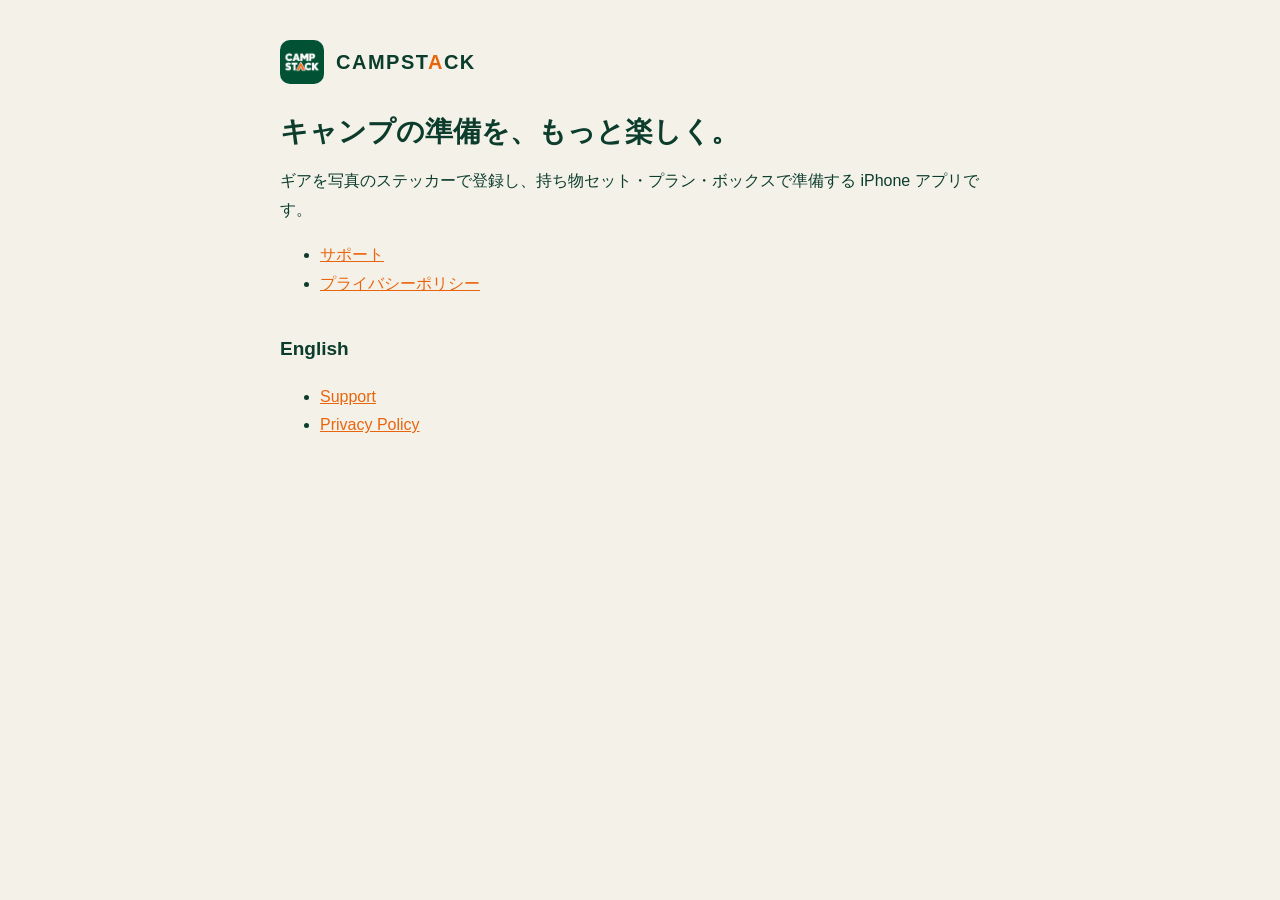
<file: index.html>
<!doctype html>
<html lang="ja">
<head>
<meta charset="utf-8">
<meta http-equiv="Content-Security-Policy" content="default-src 'none'; img-src 'self'; style-src 'self'; base-uri 'none'; form-action 'none'">
<meta name="referrer" content="no-referrer">
<meta name="viewport" content="width=device-width, initial-scale=1">
<title>CampStack</title>
<link rel="stylesheet" href="style.css">
</head>
<body>
<main>
<header><img src="icon.png" alt=""><div class="wordmark">CAMPST<em>A</em>CK</div></header>
<h1>キャンプの準備を、もっと楽しく。</h1>
<p>ギアを写真のステッカーで登録し、持ち物セット・プラン・ボックスで準備する iPhone アプリです。</p>
<ul>
<li><a href="support/">サポート</a></li>
<li><a href="privacy/">プライバシーポリシー</a></li>
</ul>
<h2>English</h2>
<ul>
<li><a href="en/support/">Support</a></li>
<li><a href="en/privacy/">Privacy Policy</a></li>
</ul>
</main>
</body>
</html>
</file>
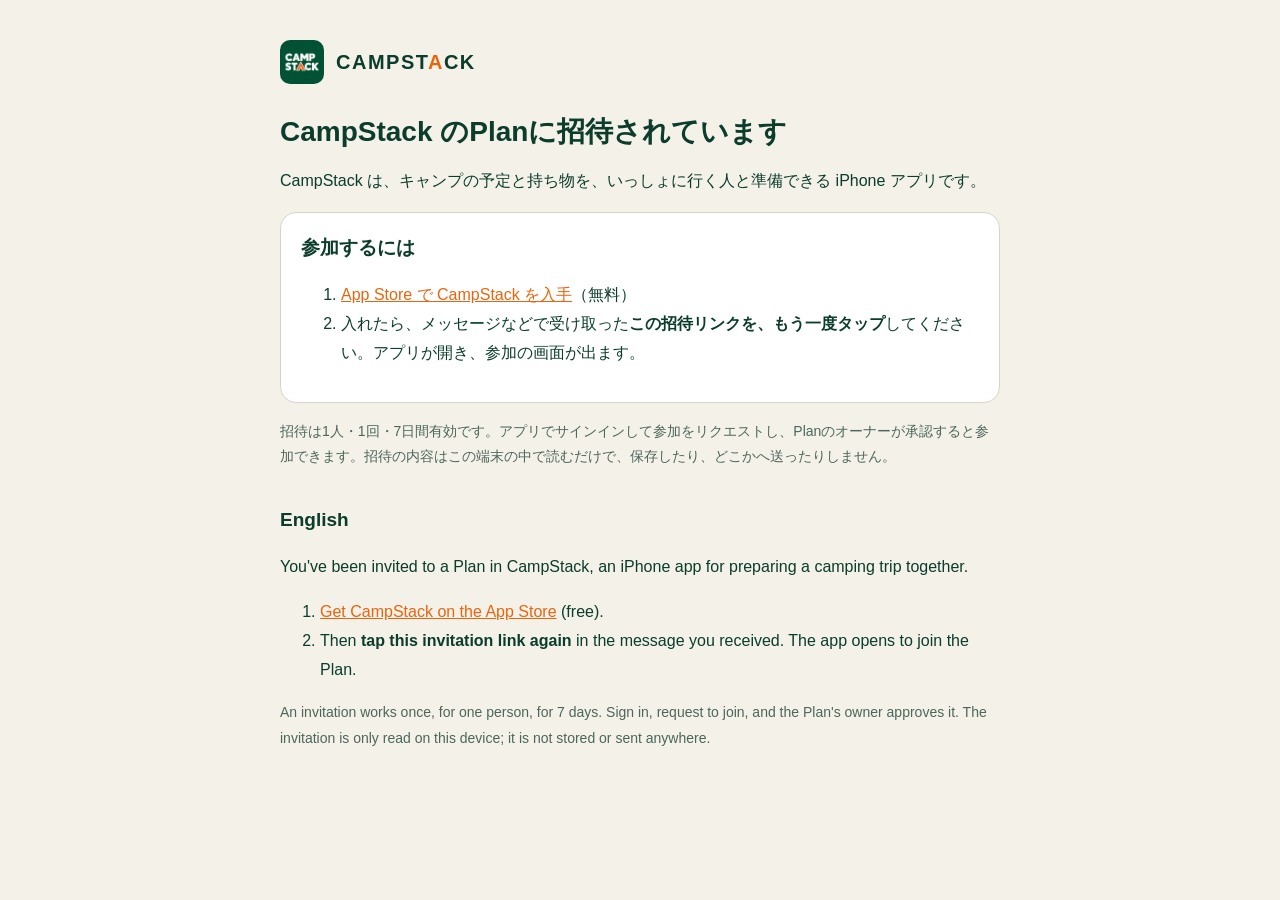
<file: join/index.html>
<!doctype html>
<html lang="ja">
<head>
<meta charset="utf-8">
<meta http-equiv="Content-Security-Policy" content="default-src 'none'; img-src 'self'; style-src 'self'; script-src 'self'; base-uri 'none'; form-action 'none'">
<meta name="referrer" content="no-referrer">
<meta name="viewport" content="width=device-width, initial-scale=1">
<meta name="robots" content="noindex">
<title>CampStack への招待</title>
<link rel="stylesheet" href="../style.css">
</head>
<body>
<main>
<header><img src="../icon.png" alt=""><div class="wordmark">CAMPST<em>A</em>CK</div></header>
<h1>CampStack のPlanに招待されています</h1>
<p>CampStack は、キャンプの予定と持ち物を、いっしょに行く人と準備できる iPhone アプリです。</p>

<section class="card">
<h2 class="first">参加するには</h2>
<ol>
<li><a href="https://apps.apple.com/jp/app/id6814311829">App Store で CampStack を入手</a>（無料）</li>
<li>入れたら、メッセージなどで受け取った<strong>この招待リンクを、もう一度タップ</strong>してください。アプリが開き、参加の画面が出ます。</li>
</ol>
<div hidden data-open-app-row>
<p>アプリが入っているのにこのページが開いたとき（LINE などのアプリの中で開いたときなど）は、こちらを押してください。</p>
<p><a class="button" href="#" data-open-app>アプリで開く</a></p>
<p class="muted">開かないときは、画面のメニューから「Safari で開く」を選んでから、もう一度お試しください。</p>
</div>
</section>

<p class="muted">招待は1人・1回・7日間有効です。アプリでサインインして参加をリクエストし、Planのオーナーが承認すると参加できます。招待の内容はこの端末の中で読むだけで、保存したり、どこかへ送ったりしません。</p>

<section lang="en">
<h2>English</h2>
<p>You've been invited to a Plan in CampStack, an iPhone app for preparing a camping trip together.</p>
<ol>
<li><a href="https://apps.apple.com/app/id6814311829">Get CampStack on the App Store</a> (free).</li>
<li>Then <strong>tap this invitation link again</strong> in the message you received. The app opens to join the Plan.</li>
</ol>
<div hidden data-open-app-row>
<p>Already have the app and still see this page (for example, opened inside LINE or another app)? <a class="button" href="#" data-open-app>Open in the app</a></p>
<p class="muted">If nothing happens, choose “Open in Safari” from the page's menu and try again.</p>
</div>
<p class="muted">An invitation works once, for one person, for 7 days. Sign in, request to join, and the Plan's owner approves it. The invitation is only read on this device; it is not stored or sent anywhere.</p>
</section>
</main>
<script src="join.js"></script>
</body>
</html>
</file>
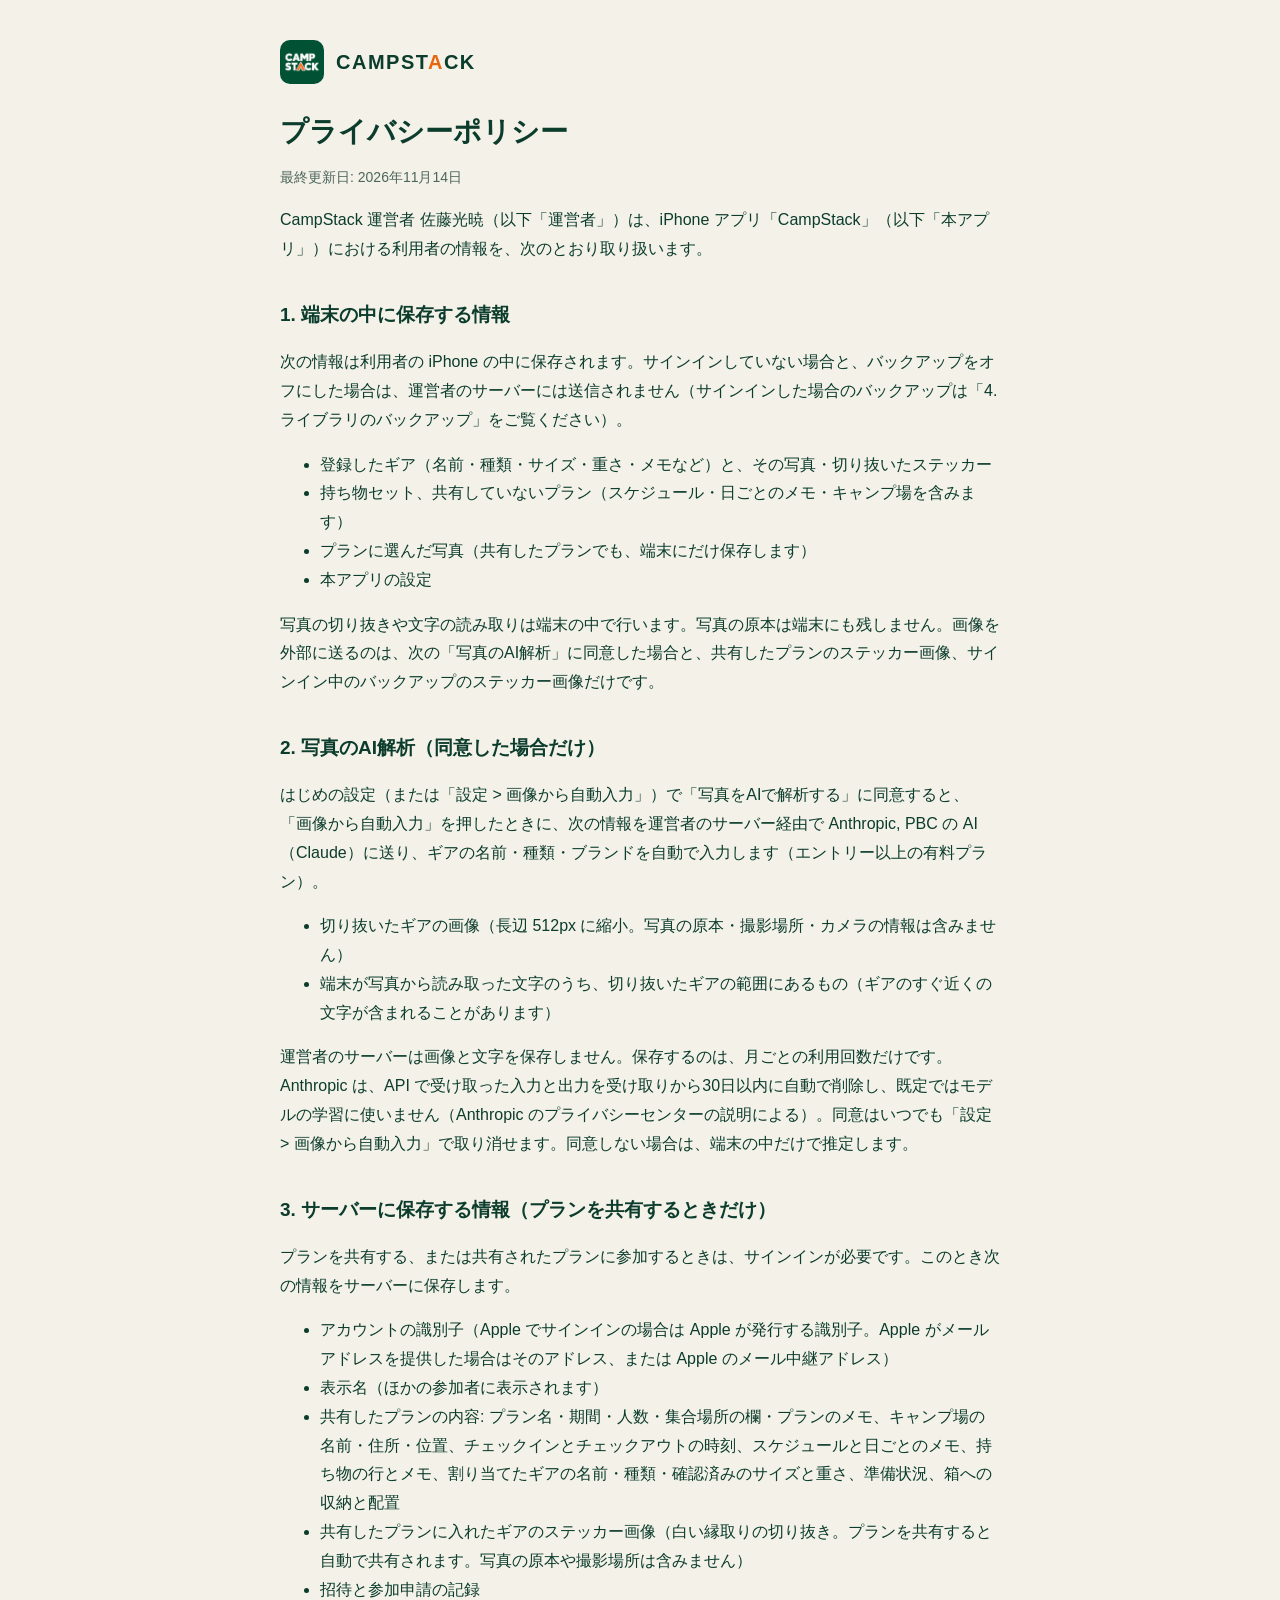
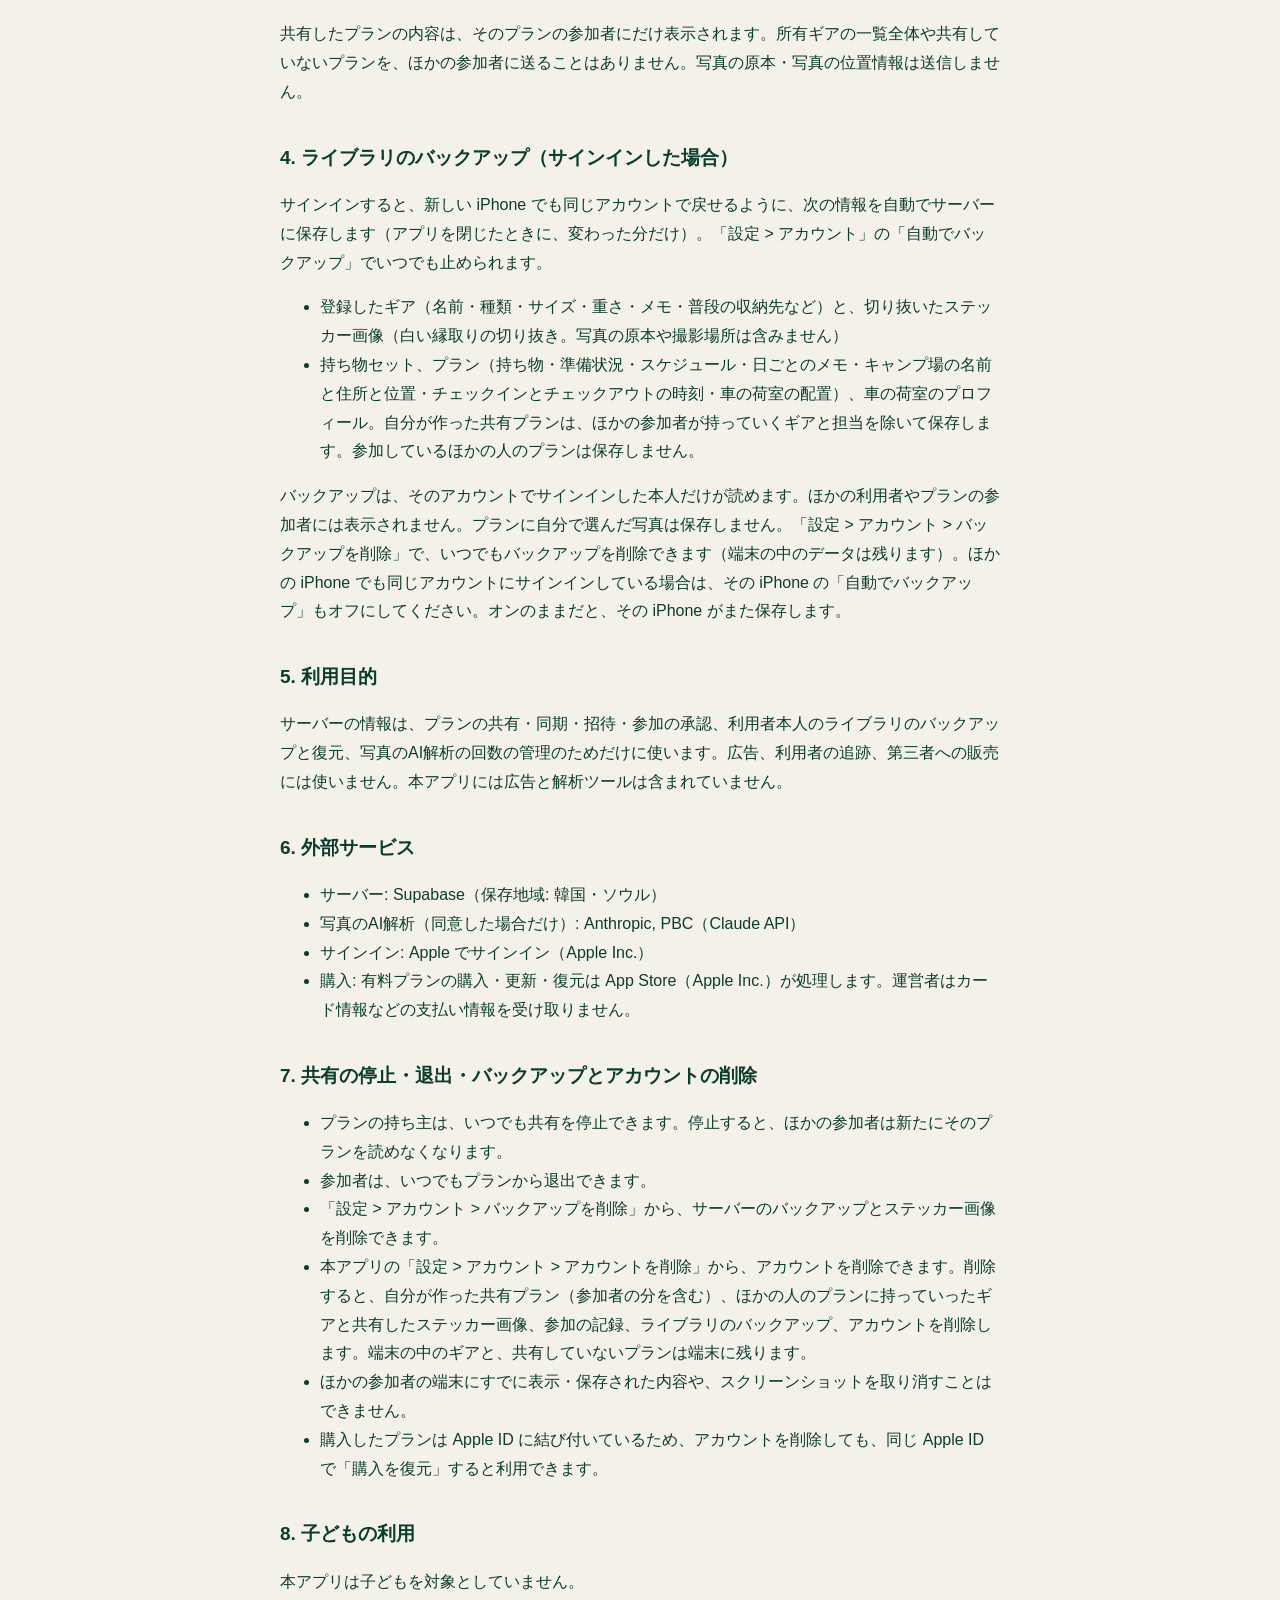
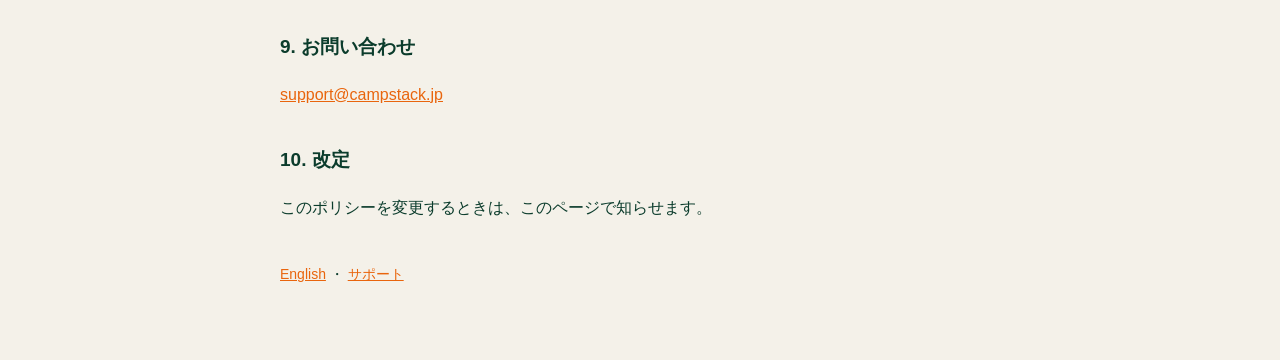
<file: privacy/index.html>
<!doctype html>
<html lang="ja">
<head>
<meta charset="utf-8">
<meta http-equiv="Content-Security-Policy" content="default-src 'none'; img-src 'self'; style-src 'self'; base-uri 'none'; form-action 'none'">
<meta name="referrer" content="no-referrer">
<meta name="viewport" content="width=device-width, initial-scale=1">
<title>CampStack プライバシーポリシー</title>
<link rel="stylesheet" href="../style.css">
</head>
<body>
<main>
<header><img src="../icon.png" alt=""><div class="wordmark">CAMPST<em>A</em>CK</div></header>
<h1>プライバシーポリシー</h1>
<p class="muted">最終更新日: 2026年11月14日</p>

<p>CampStack 運営者 佐藤光暁（以下「運営者」）は、iPhone アプリ「CampStack」（以下「本アプリ」）における利用者の情報を、次のとおり取り扱います。</p>

<h2>1. 端末の中に保存する情報</h2>
<p>次の情報は利用者の iPhone の中に保存されます。サインインしていない場合と、バックアップをオフにした場合は、運営者のサーバーには送信されません（サインインした場合のバックアップは「4. ライブラリのバックアップ」をご覧ください）。</p>
<ul>
<li>登録したギア（名前・種類・サイズ・重さ・メモなど）と、その写真・切り抜いたステッカー</li>
<li>持ち物セット、共有していないプラン（スケジュール・日ごとのメモ・キャンプ場を含みます）</li>
<li>プランに選んだ写真（共有したプランでも、端末にだけ保存します）</li>
<li>本アプリの設定</li>
</ul>
<p>写真の切り抜きや文字の読み取りは端末の中で行います。写真の原本は端末にも残しません。画像を外部に送るのは、次の「写真のAI解析」に同意した場合と、共有したプランのステッカー画像、サインイン中のバックアップのステッカー画像だけです。</p>

<h2>2. 写真のAI解析（同意した場合だけ）</h2>
<p>はじめの設定（または「設定 &gt; 画像から自動入力」）で「写真をAIで解析する」に同意すると、「画像から自動入力」を押したときに、次の情報を運営者のサーバー経由で Anthropic, PBC の AI（Claude）に送り、ギアの名前・種類・ブランドを自動で入力します（エントリー以上の有料プラン）。</p>
<ul>
<li>切り抜いたギアの画像（長辺 512px に縮小。写真の原本・撮影場所・カメラの情報は含みません）</li>
<li>端末が写真から読み取った文字のうち、切り抜いたギアの範囲にあるもの（ギアのすぐ近くの文字が含まれることがあります）</li>
</ul>
<p>運営者のサーバーは画像と文字を保存しません。保存するのは、月ごとの利用回数だけです。Anthropic は、API で受け取った入力と出力を受け取りから30日以内に自動で削除し、既定ではモデルの学習に使いません（Anthropic のプライバシーセンターの説明による）。同意はいつでも「設定 &gt; 画像から自動入力」で取り消せます。同意しない場合は、端末の中だけで推定します。</p>

<h2>3. サーバーに保存する情報（プランを共有するときだけ）</h2>
<p>プランを共有する、または共有されたプランに参加するときは、サインインが必要です。このとき次の情報をサーバーに保存します。</p>
<ul>
<li>アカウントの識別子（Apple でサインインの場合は Apple が発行する識別子。Apple がメールアドレスを提供した場合はそのアドレス、または Apple のメール中継アドレス）</li>
<li>表示名（ほかの参加者に表示されます）</li>
<li>共有したプランの内容: プラン名・期間・人数・集合場所の欄・プランのメモ、キャンプ場の名前・住所・位置、チェックインとチェックアウトの時刻、スケジュールと日ごとのメモ、持ち物の行とメモ、割り当てたギアの名前・種類・確認済みのサイズと重さ、準備状況、箱への収納と配置</li>
<li>共有したプランに入れたギアのステッカー画像（白い縁取りの切り抜き。プランを共有すると自動で共有されます。写真の原本や撮影場所は含みません）</li>
<li>招待と参加申請の記録</li>
</ul>
<p>共有したプランの内容は、そのプランの参加者にだけ表示されます。所有ギアの一覧全体や共有していないプランを、ほかの参加者に送ることはありません。写真の原本・写真の位置情報は送信しません。</p>

<h2>4. ライブラリのバックアップ（サインインした場合）</h2>
<p>サインインすると、新しい iPhone でも同じアカウントで戻せるように、次の情報を自動でサーバーに保存します（アプリを閉じたときに、変わった分だけ）。「設定 &gt; アカウント」の「自動でバックアップ」でいつでも止められます。</p>
<ul>
<li>登録したギア（名前・種類・サイズ・重さ・メモ・普段の収納先など）と、切り抜いたステッカー画像（白い縁取りの切り抜き。写真の原本や撮影場所は含みません）</li>
<li>持ち物セット、プラン（持ち物・準備状況・スケジュール・日ごとのメモ・キャンプ場の名前と住所と位置・チェックインとチェックアウトの時刻・車の荷室の配置）、車の荷室のプロフィール。自分が作った共有プランは、ほかの参加者が持っていくギアと担当を除いて保存します。参加しているほかの人のプランは保存しません。</li>
</ul>
<p>バックアップは、そのアカウントでサインインした本人だけが読めます。ほかの利用者やプランの参加者には表示されません。プランに自分で選んだ写真は保存しません。「設定 &gt; アカウント &gt; バックアップを削除」で、いつでもバックアップを削除できます（端末の中のデータは残ります）。ほかの iPhone でも同じアカウントにサインインしている場合は、その iPhone の「自動でバックアップ」もオフにしてください。オンのままだと、その iPhone がまた保存します。</p>

<h2>5. 利用目的</h2>
<p>サーバーの情報は、プランの共有・同期・招待・参加の承認、利用者本人のライブラリのバックアップと復元、写真のAI解析の回数の管理のためだけに使います。広告、利用者の追跡、第三者への販売には使いません。本アプリには広告と解析ツールは含まれていません。</p>

<h2>6. 外部サービス</h2>
<ul>
<li>サーバー: Supabase（保存地域: 韓国・ソウル）</li>
<li>写真のAI解析（同意した場合だけ）: Anthropic, PBC（Claude API）</li>
<li>サインイン: Apple でサインイン（Apple Inc.）</li>
<li>購入: 有料プランの購入・更新・復元は App Store（Apple Inc.）が処理します。運営者はカード情報などの支払い情報を受け取りません。</li>
</ul>

<h2>7. 共有の停止・退出・バックアップとアカウントの削除</h2>
<ul>
<li>プランの持ち主は、いつでも共有を停止できます。停止すると、ほかの参加者は新たにそのプランを読めなくなります。</li>
<li>参加者は、いつでもプランから退出できます。</li>
<li>「設定 &gt; アカウント &gt; バックアップを削除」から、サーバーのバックアップとステッカー画像を削除できます。</li>
<li>本アプリの「設定 &gt; アカウント &gt; アカウントを削除」から、アカウントを削除できます。削除すると、自分が作った共有プラン（参加者の分を含む）、ほかの人のプランに持っていったギアと共有したステッカー画像、参加の記録、ライブラリのバックアップ、アカウントを削除します。端末の中のギアと、共有していないプランは端末に残ります。</li>
<li>ほかの参加者の端末にすでに表示・保存された内容や、スクリーンショットを取り消すことはできません。</li>
<li>購入したプランは Apple ID に結び付いているため、アカウントを削除しても、同じ Apple ID で「購入を復元」すると利用できます。</li>
</ul>

<h2>8. 子どもの利用</h2>
<p>本アプリは子どもを対象としていません。</p>

<h2>9. お問い合わせ</h2>
<p><a href="mailto:support@campstack.jp">support@campstack.jp</a></p>

<h2>10. 改定</h2>
<p>このポリシーを変更するときは、このページで知らせます。</p>

<nav class="lang"><a href="../en/privacy/">English</a> ・ <a href="../support/">サポート</a></nav>
</main>
</body>
</html>
</file>
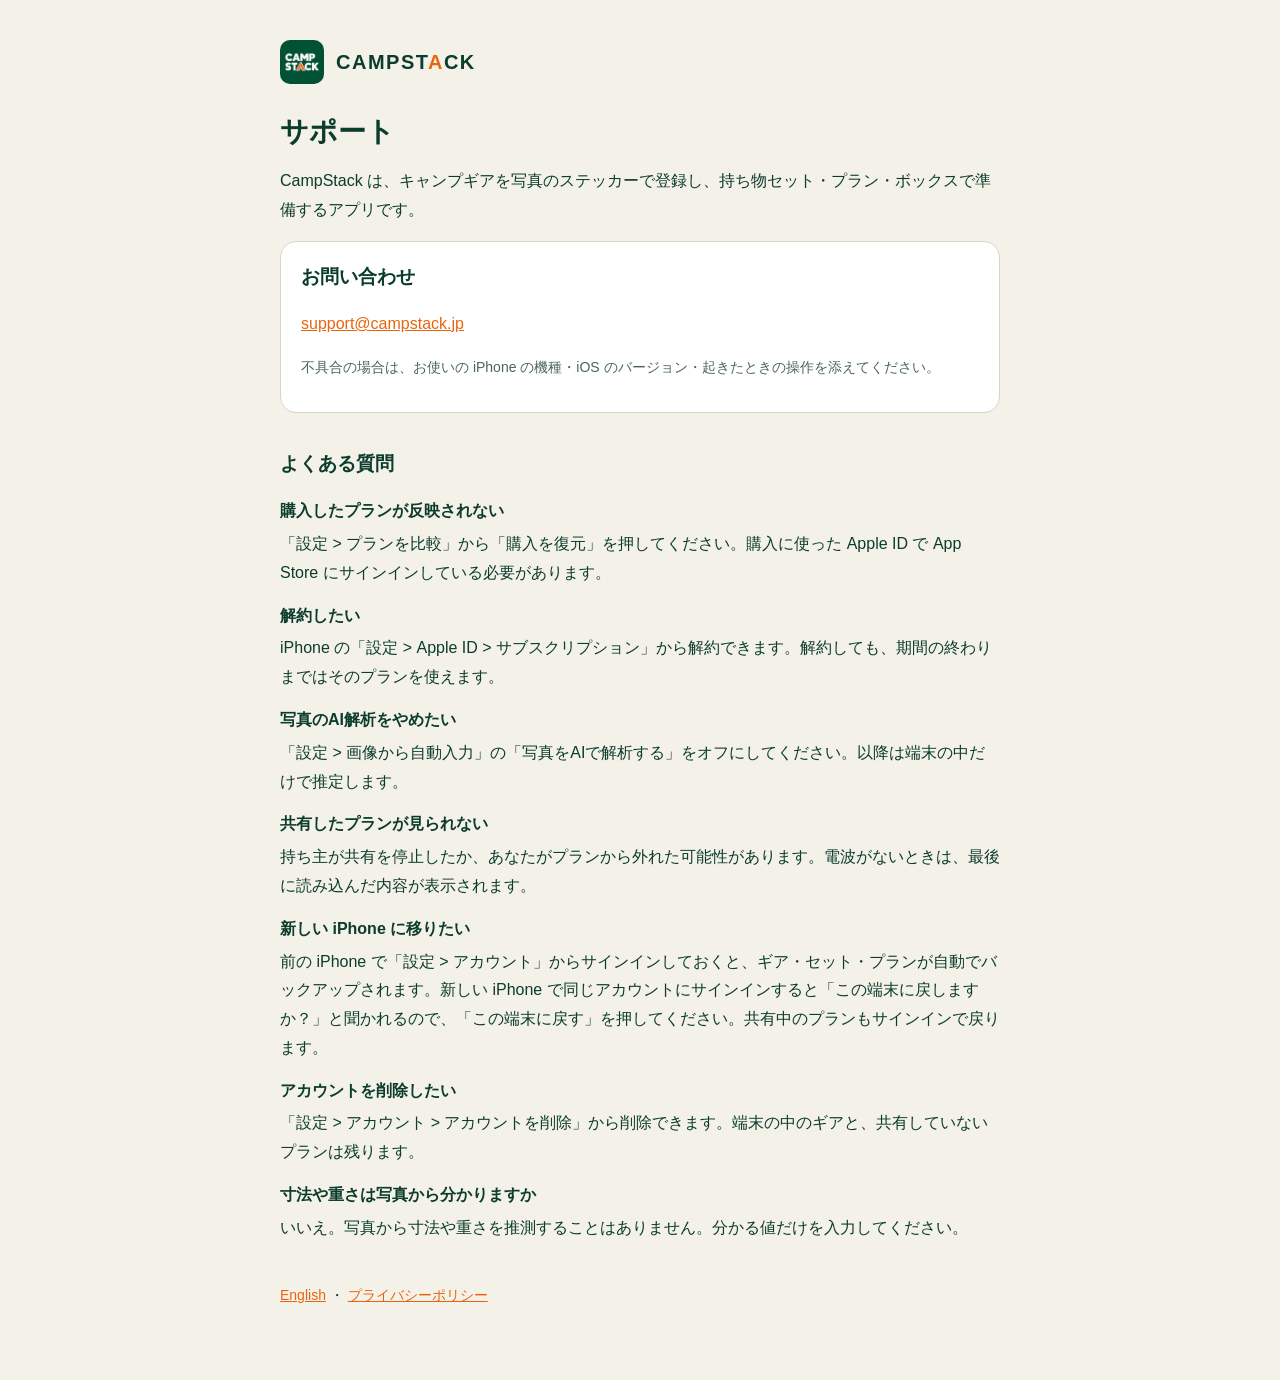
<file: support/index.html>
<!doctype html>
<html lang="ja">
<head>
<meta charset="utf-8">
<meta http-equiv="Content-Security-Policy" content="default-src 'none'; img-src 'self'; style-src 'self'; base-uri 'none'; form-action 'none'">
<meta name="referrer" content="no-referrer">
<meta name="viewport" content="width=device-width, initial-scale=1">
<title>CampStack サポート</title>
<link rel="stylesheet" href="../style.css">
</head>
<body>
<main>
<header><img src="../icon.png" alt=""><div class="wordmark">CAMPST<em>A</em>CK</div></header>
<h1>サポート</h1>
<p>CampStack は、キャンプギアを写真のステッカーで登録し、持ち物セット・プラン・ボックスで準備するアプリです。</p>

<section class="card">
<h2 class="first">お問い合わせ</h2>
<p><a href="mailto:support@campstack.jp">support@campstack.jp</a></p>
<p class="muted">不具合の場合は、お使いの iPhone の機種・iOS のバージョン・起きたときの操作を添えてください。</p>
</section>

<h2>よくある質問</h2>
<dl>
<dt>購入したプランが反映されない</dt>
<dd>「設定 &gt; プランを比較」から「購入を復元」を押してください。購入に使った Apple ID で App Store にサインインしている必要があります。</dd>
<dt>解約したい</dt>
<dd>iPhone の「設定 &gt; Apple ID &gt; サブスクリプション」から解約できます。解約しても、期間の終わりまではそのプランを使えます。</dd>
<dt>写真のAI解析をやめたい</dt>
<dd>「設定 &gt; 画像から自動入力」の「写真をAIで解析する」をオフにしてください。以降は端末の中だけで推定します。</dd>
<dt>共有したプランが見られない</dt>
<dd>持ち主が共有を停止したか、あなたがプランから外れた可能性があります。電波がないときは、最後に読み込んだ内容が表示されます。</dd>
<dt>新しい iPhone に移りたい</dt>
<dd>前の iPhone で「設定 &gt; アカウント」からサインインしておくと、ギア・セット・プランが自動でバックアップされます。新しい iPhone で同じアカウントにサインインすると「この端末に戻しますか？」と聞かれるので、「この端末に戻す」を押してください。共有中のプランもサインインで戻ります。</dd>
<dt>アカウントを削除したい</dt>
<dd>「設定 &gt; アカウント &gt; アカウントを削除」から削除できます。端末の中のギアと、共有していないプランは残ります。</dd>
<dt>寸法や重さは写真から分かりますか</dt>
<dd>いいえ。写真から寸法や重さを推測することはありません。分かる値だけを入力してください。</dd>
</dl>

<nav class="lang"><a href="../en/support/">English</a> ・ <a href="../privacy/">プライバシーポリシー</a></nav>
</main>
</body>
</html>
</file>
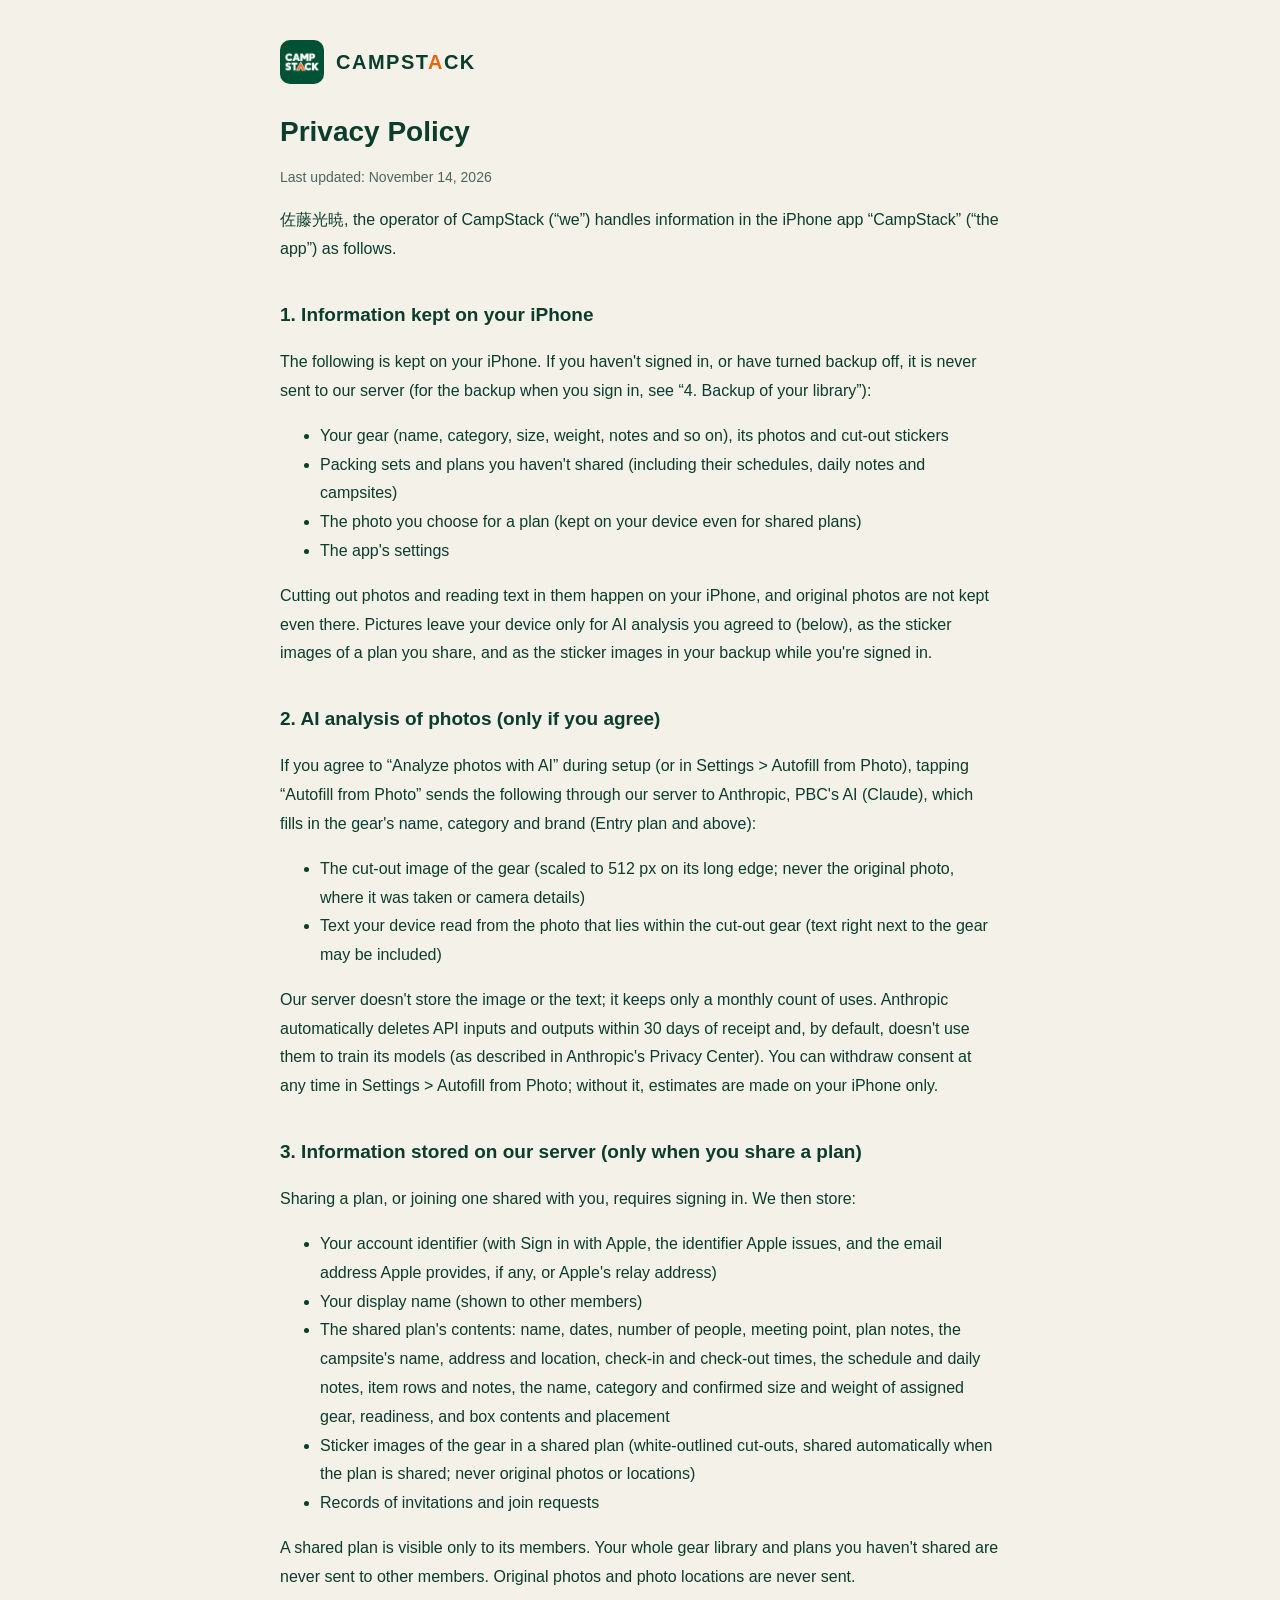
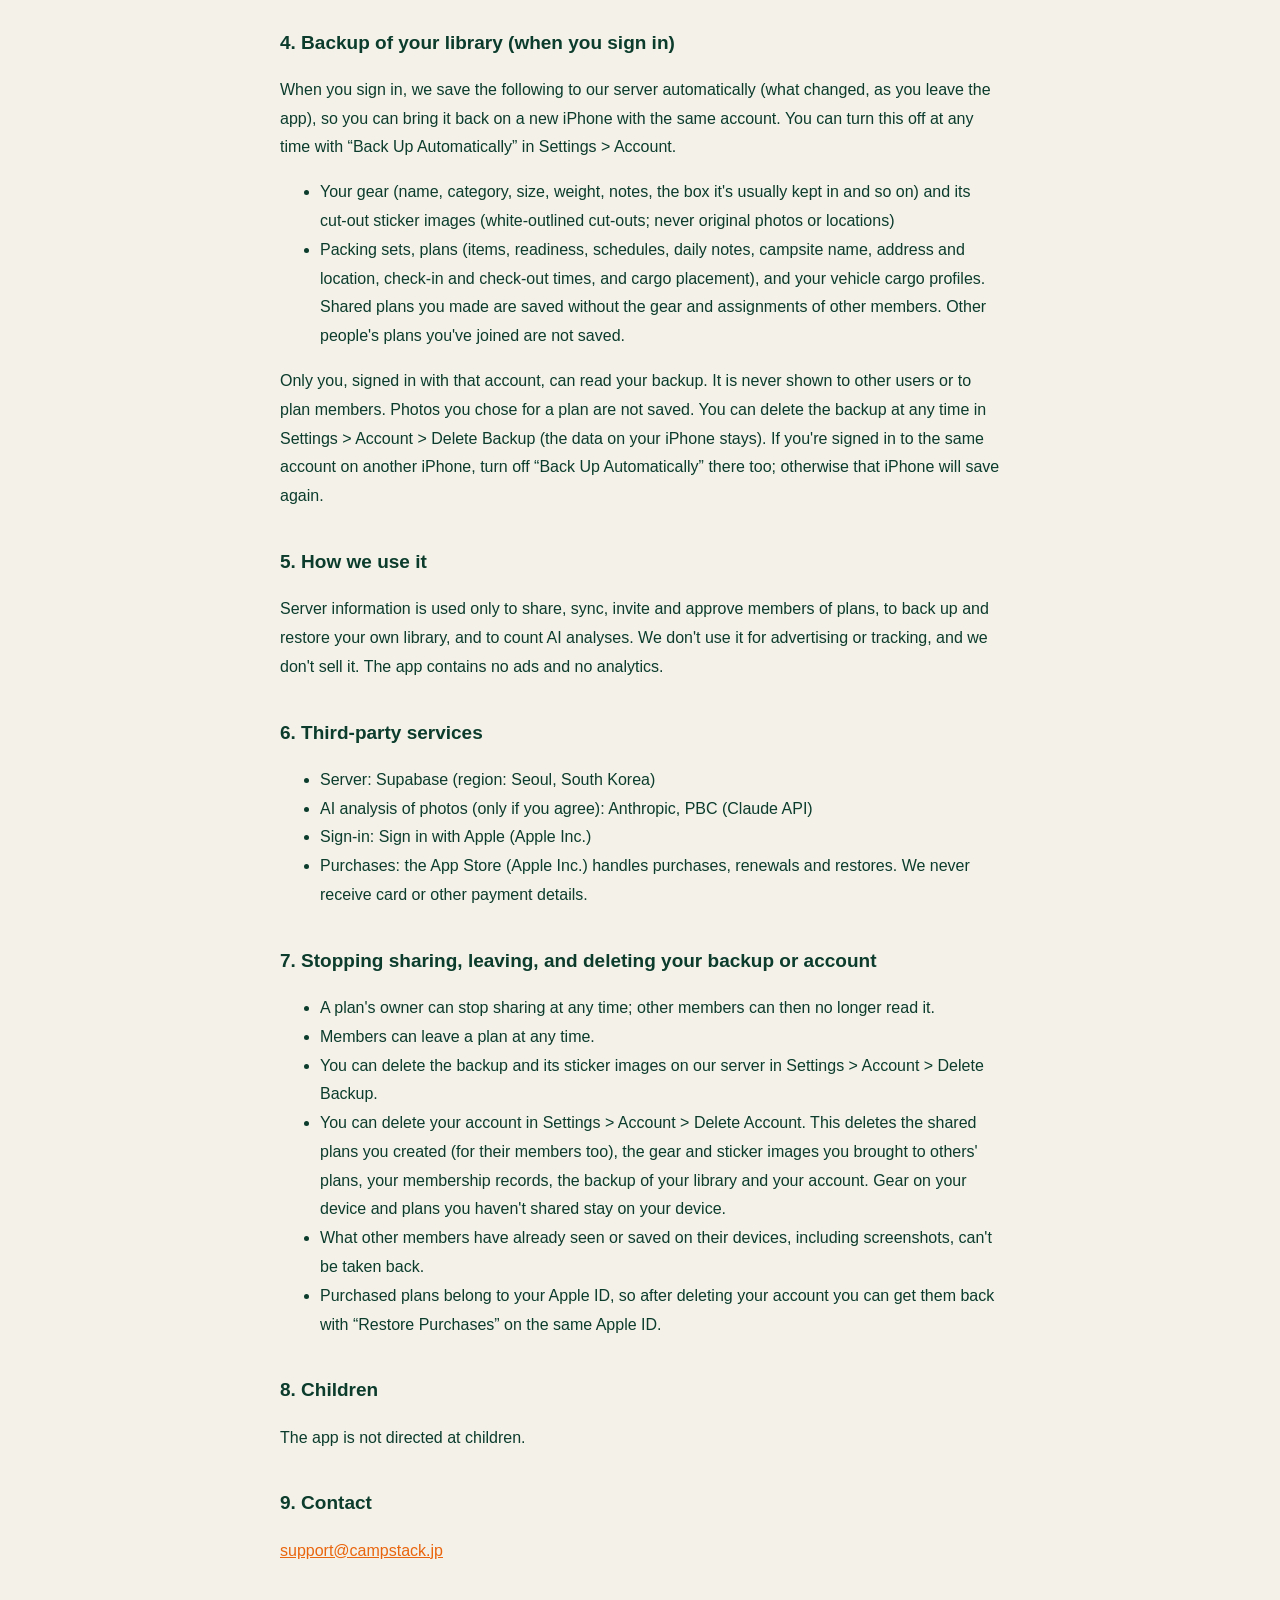
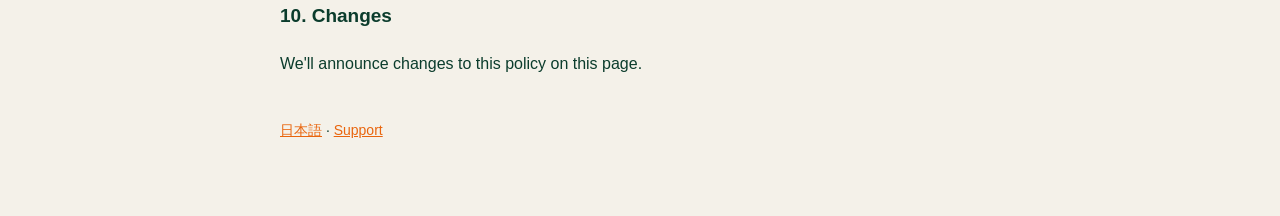
<file: en/privacy/index.html>
<!doctype html>
<html lang="en">
<head>
<meta charset="utf-8">
<meta http-equiv="Content-Security-Policy" content="default-src 'none'; img-src 'self'; style-src 'self'; base-uri 'none'; form-action 'none'">
<meta name="referrer" content="no-referrer">
<meta name="viewport" content="width=device-width, initial-scale=1">
<title>CampStack Privacy Policy</title>
<link rel="stylesheet" href="../../style.css">
</head>
<body>
<main>
<header><img src="../../icon.png" alt=""><div class="wordmark">CAMPST<em>A</em>CK</div></header>
<h1>Privacy Policy</h1>
<p class="muted">Last updated: November 14, 2026</p>

<p>佐藤光暁, the operator of CampStack (“we”) handles information in the iPhone app “CampStack” (“the app”) as follows.</p>

<h2>1. Information kept on your iPhone</h2>
<p>The following is kept on your iPhone. If you haven't signed in, or have turned backup off, it is never sent to our server (for the backup when you sign in, see “4. Backup of your library”):</p>
<ul>
<li>Your gear (name, category, size, weight, notes and so on), its photos and cut-out stickers</li>
<li>Packing sets and plans you haven't shared (including their schedules, daily notes and campsites)</li>
<li>The photo you choose for a plan (kept on your device even for shared plans)</li>
<li>The app's settings</li>
</ul>
<p>Cutting out photos and reading text in them happen on your iPhone, and original photos are not kept even there. Pictures leave your device only for AI analysis you agreed to (below), as the sticker images of a plan you share, and as the sticker images in your backup while you're signed in.</p>

<h2>2. AI analysis of photos (only if you agree)</h2>
<p>If you agree to “Analyze photos with AI” during setup (or in Settings &gt; Autofill from Photo), tapping “Autofill from Photo” sends the following through our server to Anthropic, PBC's AI (Claude), which fills in the gear's name, category and brand (Entry plan and above):</p>
<ul>
<li>The cut-out image of the gear (scaled to 512 px on its long edge; never the original photo, where it was taken or camera details)</li>
<li>Text your device read from the photo that lies within the cut-out gear (text right next to the gear may be included)</li>
</ul>
<p>Our server doesn't store the image or the text; it keeps only a monthly count of uses. Anthropic automatically deletes API inputs and outputs within 30 days of receipt and, by default, doesn't use them to train its models (as described in Anthropic's Privacy Center). You can withdraw consent at any time in Settings &gt; Autofill from Photo; without it, estimates are made on your iPhone only.</p>

<h2>3. Information stored on our server (only when you share a plan)</h2>
<p>Sharing a plan, or joining one shared with you, requires signing in. We then store:</p>
<ul>
<li>Your account identifier (with Sign in with Apple, the identifier Apple issues, and the email address Apple provides, if any, or Apple's relay address)</li>
<li>Your display name (shown to other members)</li>
<li>The shared plan's contents: name, dates, number of people, meeting point, plan notes, the campsite's name, address and location, check-in and check-out times, the schedule and daily notes, item rows and notes, the name, category and confirmed size and weight of assigned gear, readiness, and box contents and placement</li>
<li>Sticker images of the gear in a shared plan (white-outlined cut-outs, shared automatically when the plan is shared; never original photos or locations)</li>
<li>Records of invitations and join requests</li>
</ul>
<p>A shared plan is visible only to its members. Your whole gear library and plans you haven't shared are never sent to other members. Original photos and photo locations are never sent.</p>

<h2>4. Backup of your library (when you sign in)</h2>
<p>When you sign in, we save the following to our server automatically (what changed, as you leave the app), so you can bring it back on a new iPhone with the same account. You can turn this off at any time with “Back Up Automatically” in Settings &gt; Account.</p>
<ul>
<li>Your gear (name, category, size, weight, notes, the box it's usually kept in and so on) and its cut-out sticker images (white-outlined cut-outs; never original photos or locations)</li>
<li>Packing sets, plans (items, readiness, schedules, daily notes, campsite name, address and location, check-in and check-out times, and cargo placement), and your vehicle cargo profiles. Shared plans you made are saved without the gear and assignments of other members. Other people's plans you've joined are not saved.</li>
</ul>
<p>Only you, signed in with that account, can read your backup. It is never shown to other users or to plan members. Photos you chose for a plan are not saved. You can delete the backup at any time in Settings &gt; Account &gt; Delete Backup (the data on your iPhone stays). If you're signed in to the same account on another iPhone, turn off “Back Up Automatically” there too; otherwise that iPhone will save again.</p>

<h2>5. How we use it</h2>
<p>Server information is used only to share, sync, invite and approve members of plans, to back up and restore your own library, and to count AI analyses. We don't use it for advertising or tracking, and we don't sell it. The app contains no ads and no analytics.</p>

<h2>6. Third-party services</h2>
<ul>
<li>Server: Supabase (region: Seoul, South Korea)</li>
<li>AI analysis of photos (only if you agree): Anthropic, PBC (Claude API)</li>
<li>Sign-in: Sign in with Apple (Apple Inc.)</li>
<li>Purchases: the App Store (Apple Inc.) handles purchases, renewals and restores. We never receive card or other payment details.</li>
</ul>

<h2>7. Stopping sharing, leaving, and deleting your backup or account</h2>
<ul>
<li>A plan's owner can stop sharing at any time; other members can then no longer read it.</li>
<li>Members can leave a plan at any time.</li>
<li>You can delete the backup and its sticker images on our server in Settings &gt; Account &gt; Delete Backup.</li>
<li>You can delete your account in Settings &gt; Account &gt; Delete Account. This deletes the shared plans you created (for their members too), the gear and sticker images you brought to others' plans, your membership records, the backup of your library and your account. Gear on your device and plans you haven't shared stay on your device.</li>
<li>What other members have already seen or saved on their devices, including screenshots, can't be taken back.</li>
<li>Purchased plans belong to your Apple ID, so after deleting your account you can get them back with “Restore Purchases” on the same Apple ID.</li>
</ul>

<h2>8. Children</h2>
<p>The app is not directed at children.</p>

<h2>9. Contact</h2>
<p><a href="mailto:support@campstack.jp">support@campstack.jp</a></p>

<h2>10. Changes</h2>
<p>We'll announce changes to this policy on this page.</p>

<nav class="lang"><a href="../../privacy/">日本語</a> · <a href="../support/">Support</a></nav>
</main>
</body>
</html>
</file>
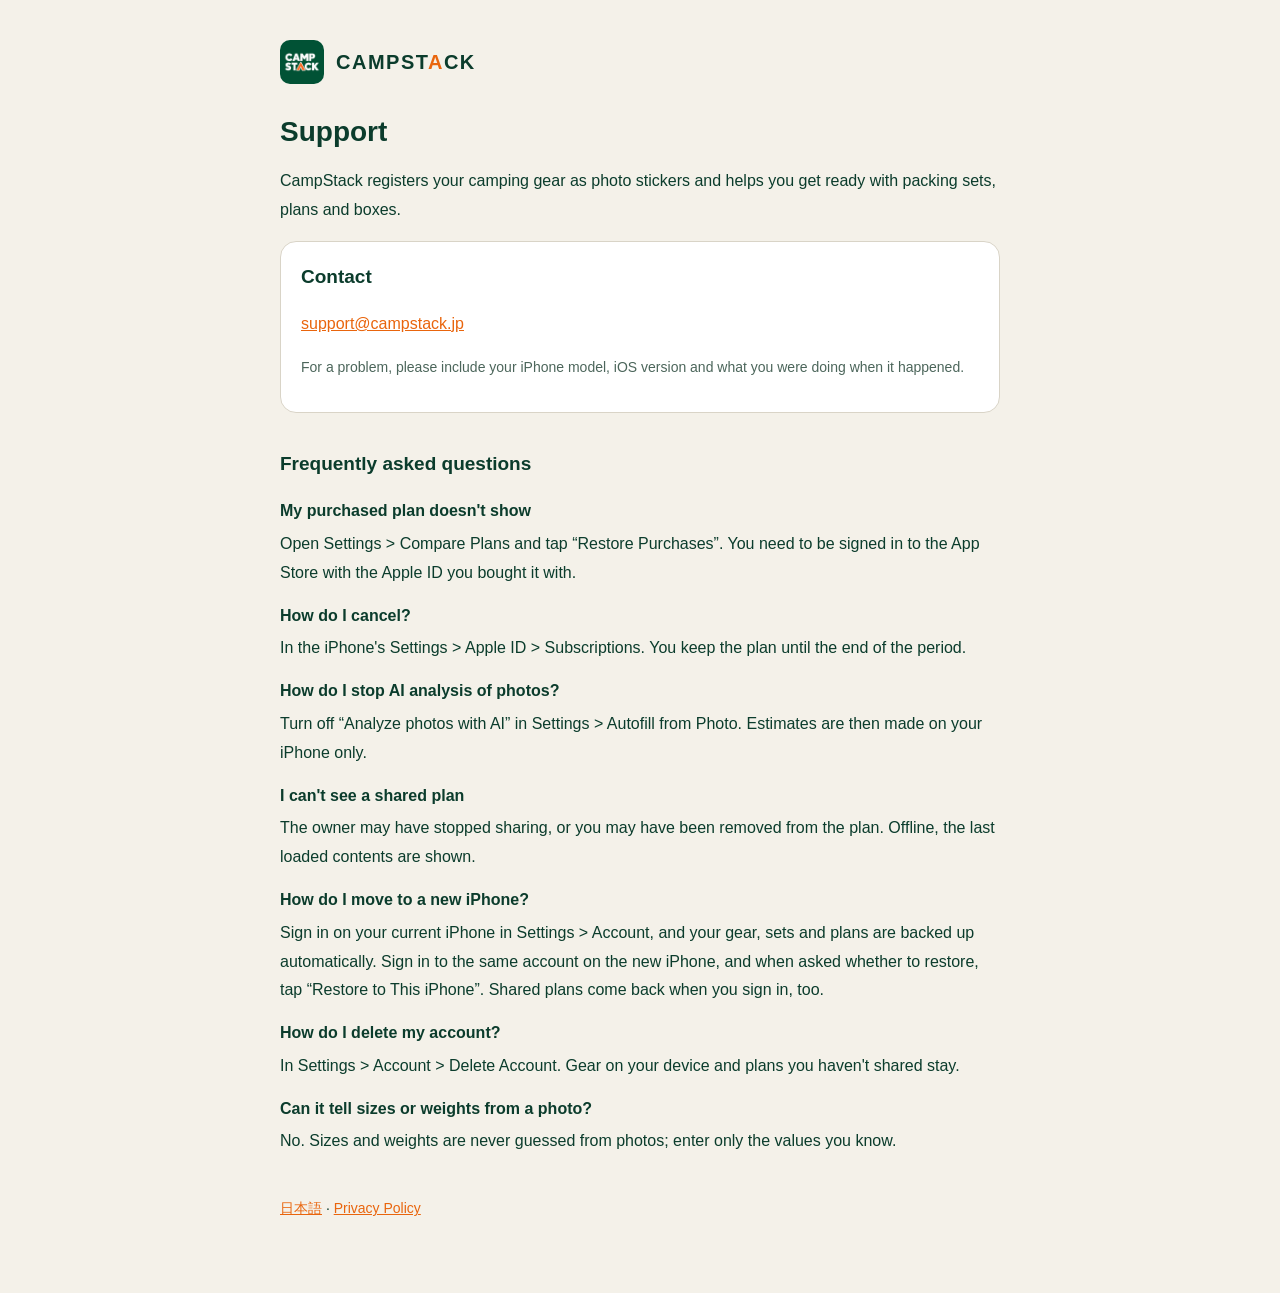
<file: en/support/index.html>
<!doctype html>
<html lang="en">
<head>
<meta charset="utf-8">
<meta http-equiv="Content-Security-Policy" content="default-src 'none'; img-src 'self'; style-src 'self'; base-uri 'none'; form-action 'none'">
<meta name="referrer" content="no-referrer">
<meta name="viewport" content="width=device-width, initial-scale=1">
<title>CampStack Support</title>
<link rel="stylesheet" href="../../style.css">
</head>
<body>
<main>
<header><img src="../../icon.png" alt=""><div class="wordmark">CAMPST<em>A</em>CK</div></header>
<h1>Support</h1>
<p>CampStack registers your camping gear as photo stickers and helps you get ready with packing sets, plans and boxes.</p>

<section class="card">
<h2 class="first">Contact</h2>
<p><a href="mailto:support@campstack.jp">support@campstack.jp</a></p>
<p class="muted">For a problem, please include your iPhone model, iOS version and what you were doing when it happened.</p>
</section>

<h2>Frequently asked questions</h2>
<dl>
<dt>My purchased plan doesn't show</dt>
<dd>Open Settings &gt; Compare Plans and tap “Restore Purchases”. You need to be signed in to the App Store with the Apple ID you bought it with.</dd>
<dt>How do I cancel?</dt>
<dd>In the iPhone's Settings &gt; Apple ID &gt; Subscriptions. You keep the plan until the end of the period.</dd>
<dt>How do I stop AI analysis of photos?</dt>
<dd>Turn off “Analyze photos with AI” in Settings &gt; Autofill from Photo. Estimates are then made on your iPhone only.</dd>
<dt>I can't see a shared plan</dt>
<dd>The owner may have stopped sharing, or you may have been removed from the plan. Offline, the last loaded contents are shown.</dd>
<dt>How do I move to a new iPhone?</dt>
<dd>Sign in on your current iPhone in Settings &gt; Account, and your gear, sets and plans are backed up automatically. Sign in to the same account on the new iPhone, and when asked whether to restore, tap “Restore to This iPhone”. Shared plans come back when you sign in, too.</dd>
<dt>How do I delete my account?</dt>
<dd>In Settings &gt; Account &gt; Delete Account. Gear on your device and plans you haven't shared stay.</dd>
<dt>Can it tell sizes or weights from a photo?</dt>
<dd>No. Sizes and weights are never guessed from photos; enter only the values you know.</dd>
</dl>

<nav class="lang"><a href="../../support/">日本語</a> · <a href="../privacy/">Privacy Policy</a></nav>
</main>
</body>
</html>
</file>
<file: style.css>
:root { --bg: #f4f1e9; --ink: #0b3c2c; --muted: #4c665b; --accent: #e9650d; --card: #ffffff; --line: #d9d4c7; }
@media (prefers-color-scheme: dark) { :root { --bg: #092a20; --ink: #f4f1e9; --muted: #b9cbc2; --accent: #ff914a; --card: #10392c; --line: #1f4a3b; } }
* { box-sizing: border-box; }
body { margin: 0; background: var(--bg); color: var(--ink); font: 16px/1.8 -apple-system, BlinkMacSystemFont, "Hiragino Sans", "Noto Sans JP", sans-serif; }
main { max-width: 760px; margin: 0 auto; padding: 40px 20px 72px; }
header { display: flex; align-items: center; gap: 12px; margin-bottom: 28px; }
header img { width: 44px; height: 44px; border-radius: 10px; }
.wordmark { font: 800 20px/1 Arial, sans-serif; letter-spacing: 1.5px; }
.wordmark em { font-style: normal; color: var(--accent); }
h1 { font-size: 28px; line-height: 1.4; margin: 0 0 6px; }
h2 { font-size: 19px; margin: 34px 0 8px; }
p, li { color: var(--ink); }
.muted { color: var(--muted); font-size: 14px; }
section.card { background: var(--card); border: 1px solid var(--line); border-radius: 16px; padding: 18px 20px; margin: 16px 0; }
a { color: var(--accent); }
nav.lang { margin-top: 40px; font-size: 14px; }
dt { font-weight: 700; margin-top: 14px; }
dd { margin: 4px 0 0; }
section.card h2.first { margin-top: 0; }
a.button { display: inline-block; padding: 10px 20px; border-radius: 12px; background: var(--accent); color: #fff; font-weight: 700; text-decoration: none; }
</file>
